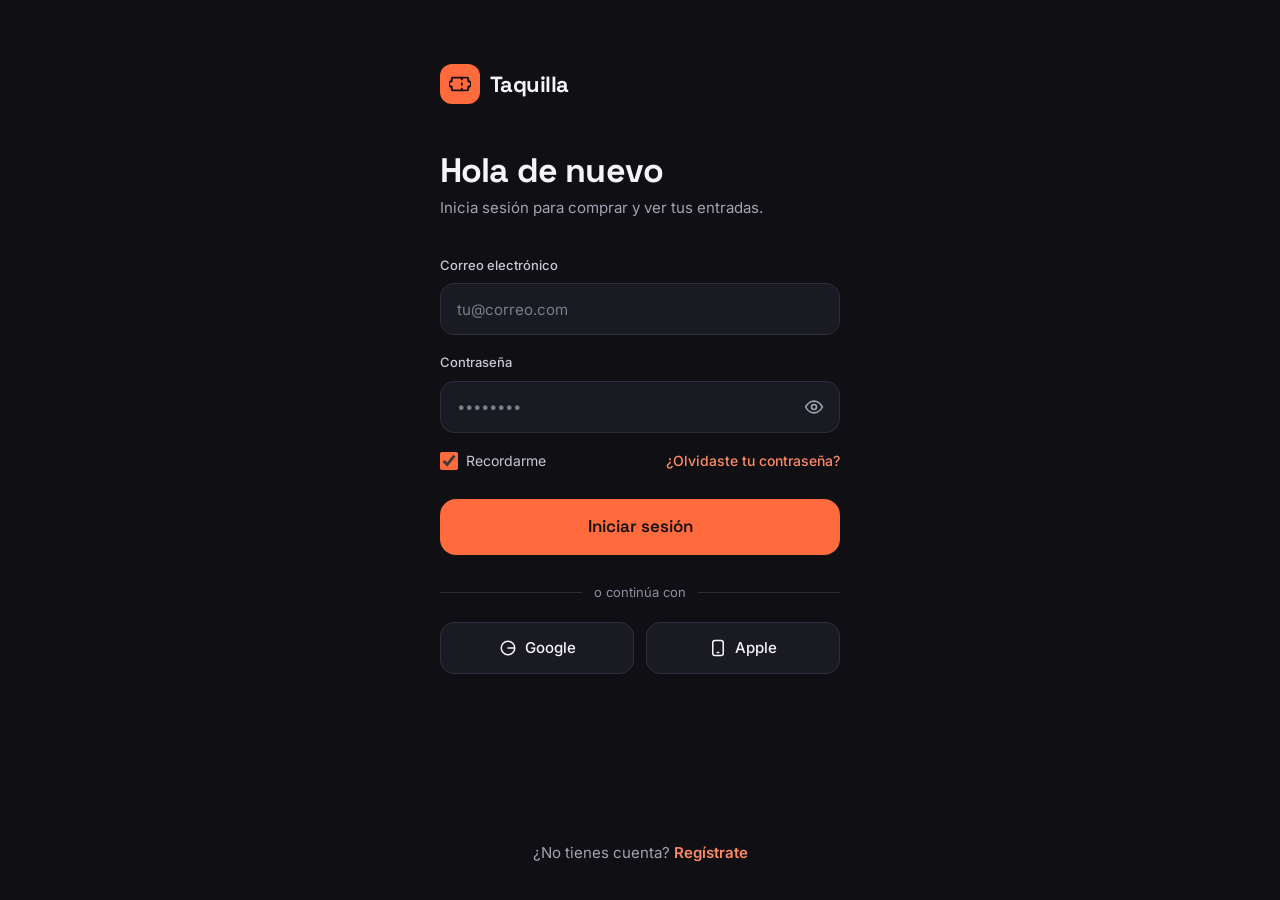
<file: index.html>
<!DOCTYPE html>
<html lang="es">
<head>
  <meta charset="UTF-8">
  <meta http-equiv="refresh" content="0; url=login.html">
  <title>Taquilla E-commerce</title>
</head>
<body>
  <p>Redirigiendo... <a href="pasarela.html">Haz clic aquí</a> si no ocurre automáticamente.</p>
</body>
</html>
</file>
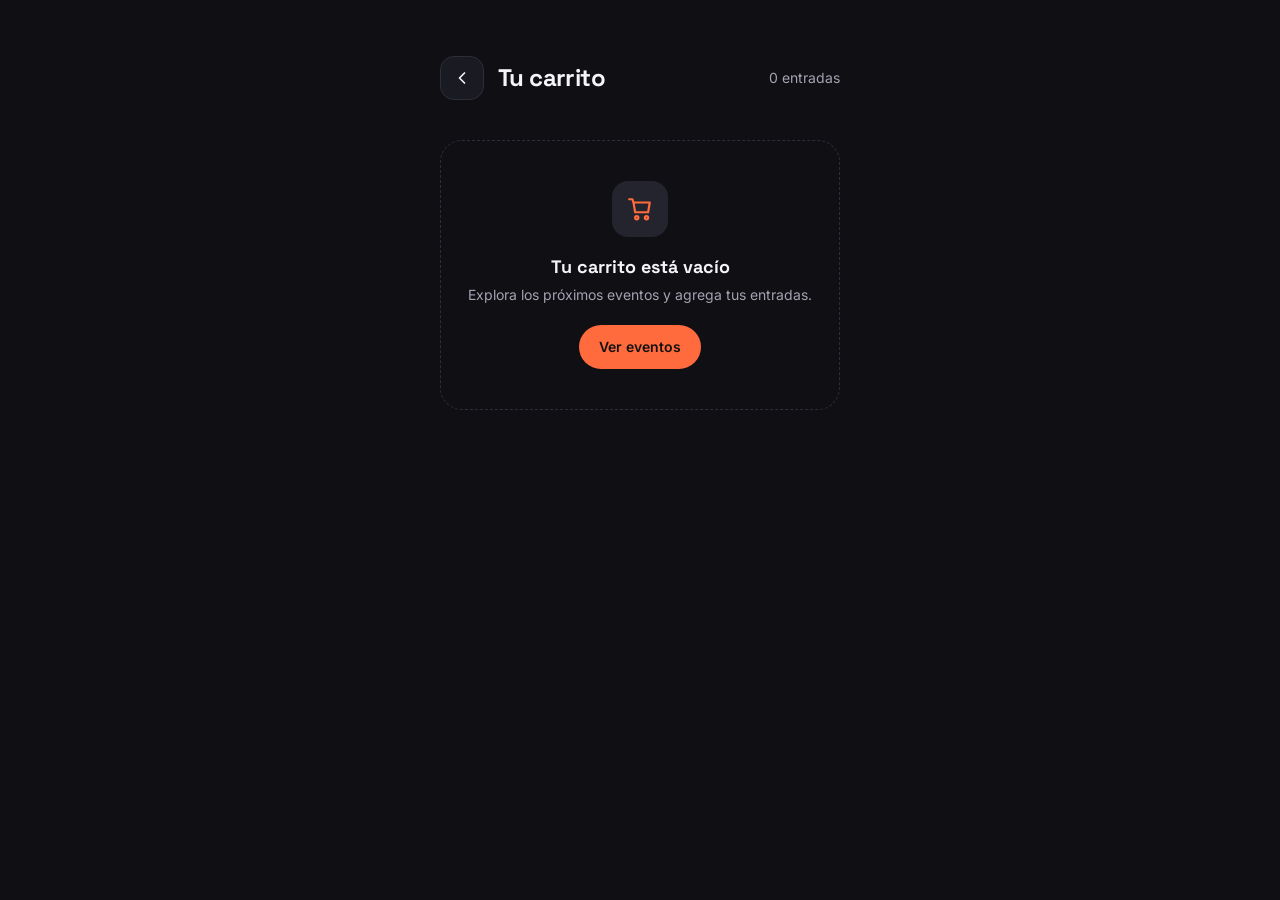
<file: carrito_compras.html>
<!doctype html>
<html lang="es">
<head>
<meta charset="utf-8">
<meta name="viewport" content="width=device-width, initial-scale=1">
<title>Carrito · Taquilla</title>
<link href="css/styles.css" rel="stylesheet">
</head>
<body data-page="carrito" class="bg-ink font-sans text-fg antialiased">
<main class="mx-auto flex min-h-screen w-full max-w-md flex-col px-6 pb-8 pt-14">
  <header class="flex items-center gap-3.5">
    <a href="listado_eventos.html" aria-label="Volver a eventos" class="flex h-11 w-11 flex-none items-center justify-center rounded-[14px] border border-line bg-surface text-fg transition hover:border-line2 hover:bg-surface2 focus-visible:outline-none focus-visible:ring-2 focus-visible:ring-brand">
      <svg aria-hidden="true" width="20" height="20" viewBox="0 0 24 24" fill="none" stroke="currentColor" stroke-width="2" stroke-linecap="round" stroke-linejoin="round"><path d="M15 18l-6-6 6-6"></path></svg>
    </a>
    <h1 class="flex-1 font-display text-2xl font-bold tracking-tight">Tu carrito</h1>
    <span id="conteo" class="text-sm text-muted">0 entradas</span>
  </header>

  <div id="reserva" class="mt-[18px] flex hidden items-center gap-2.5 rounded-[14px] border border-warn-line bg-warn-bg px-3.5 py-3 text-[13px] text-warn-fg">
    <svg aria-hidden="true" width="18" height="18" viewBox="0 0 24 24" fill="none" stroke="currentColor" stroke-width="2" stroke-linecap="round" stroke-linejoin="round"><circle cx="12" cy="13" r="8"></circle><path d="M12 9v4l2 2M9 2h6"></path></svg>
    <span>Reservamos tus entradas por <b id="reserva-tiempo" class="text-white">10:00</b> min</span>
  </div>

  <div id="lista-carrito" class="mt-4 flex flex-col gap-3"></div>

  <div id="carrito-vacio" class="mt-6 flex hidden flex-col items-center rounded-[22px] border border-dashed border-line px-6 py-10 text-center">
    <span class="flex h-14 w-14 items-center justify-center rounded-2xl bg-surface2 text-brand">
      <svg aria-hidden="true" width="26" height="26" viewBox="0 0 24 24" fill="none" stroke="currentColor" stroke-width="2" stroke-linecap="round" stroke-linejoin="round"><path d="M6 6h15l-1.5 9h-12z"></path><path d="M6 6L5 3H2"></path><circle cx="9" cy="20" r="1.5"></circle><circle cx="18" cy="20" r="1.5"></circle></svg>
    </span>
    <p class="mt-4 font-display text-lg font-bold">Tu carrito está vacío</p>
    <p class="mt-1 text-sm text-muted">Explora los próximos eventos y agrega tus entradas.</p>
    <a href="listado_eventos.html" class="mt-5 flex h-11 items-center rounded-full bg-brand px-5 text-sm font-semibold text-brand-ink transition hover:bg-brand-light">Ver eventos</a>
  </div>

  <div id="carrito-detalle" class="flex flex-1 flex-col">
    <div class="mt-4 flex gap-2">
      <label for="cupon" class="sr-only">Código de descuento</label>
      <div class="flex min-w-0 flex-1 flex-col gap-1">
        <input id="cupon" type="text" placeholder="Código de descuento" autocomplete="off" aria-describedby="cupon-error"
          class="h-[50px] w-full rounded-[14px] border border-dashed border-line2 bg-panel px-4 text-[15px] uppercase text-fg outline-none transition placeholder:normal-case placeholder:text-placeholder read-only:border-solid read-only:border-success/50 read-only:text-success focus:border-brand focus:ring-2 focus:ring-brand/25 aria-[invalid=true]:border-danger">
        <p id="cupon-error" class="hidden text-xs text-danger"></p>
      </div>
      <button type="button" id="aplicar-cupon" class="h-[50px] flex-none rounded-[14px] border border-line bg-surface px-[18px] text-[15px] font-semibold transition hover:border-line2 hover:bg-surface2">Aplicar</button>
    </div>

    <div class="mt-[18px] flex flex-col gap-2.5 rounded-[18px] bg-surface p-4 text-sm">
      <div class="flex justify-between text-soft"><span id="subtotal-label">Subtotal</span><span id="subtotal">$0</span></div>
      <div id="fila-descuento" class="flex hidden justify-between text-success"><span id="descuento-label">Descuento</span><span id="descuento">$0</span></div>
      <div class="flex justify-between text-soft"><span>Cargo por servicio</span><span id="servicio">$0</span></div>
      <div class="h-px bg-line"></div>
      <div class="flex items-baseline justify-between"><span class="text-[15px] font-semibold">Total</span><span id="total" class="font-display text-[22px] font-bold">$0</span></div>
    </div>

    <div class="mt-auto pt-6">
      <a href="pasarela.html" id="continuar" class="flex h-[58px] items-center justify-between rounded-2xl bg-brand px-[22px] font-display text-[17px] font-semibold text-brand-ink transition hover:bg-brand-light active:scale-[.99] focus-visible:outline-none focus-visible:ring-2 focus-visible:ring-brand focus-visible:ring-offset-2 focus-visible:ring-offset-ink">
        <span>Continuar al pago</span>
        <span class="flex items-center gap-1.5"><span id="continuar-total">$0</span>
          <svg aria-hidden="true" width="18" height="18" viewBox="0 0 24 24" fill="none" stroke="currentColor" stroke-width="2.4" stroke-linecap="round" stroke-linejoin="round"><path d="M5 12h14M13 6l6 6-6 6"></path></svg>
        </span>
      </a>
    </div>
  </div>
</main>
<script src="js/app.js"></script>
</body>
</html>
</file>
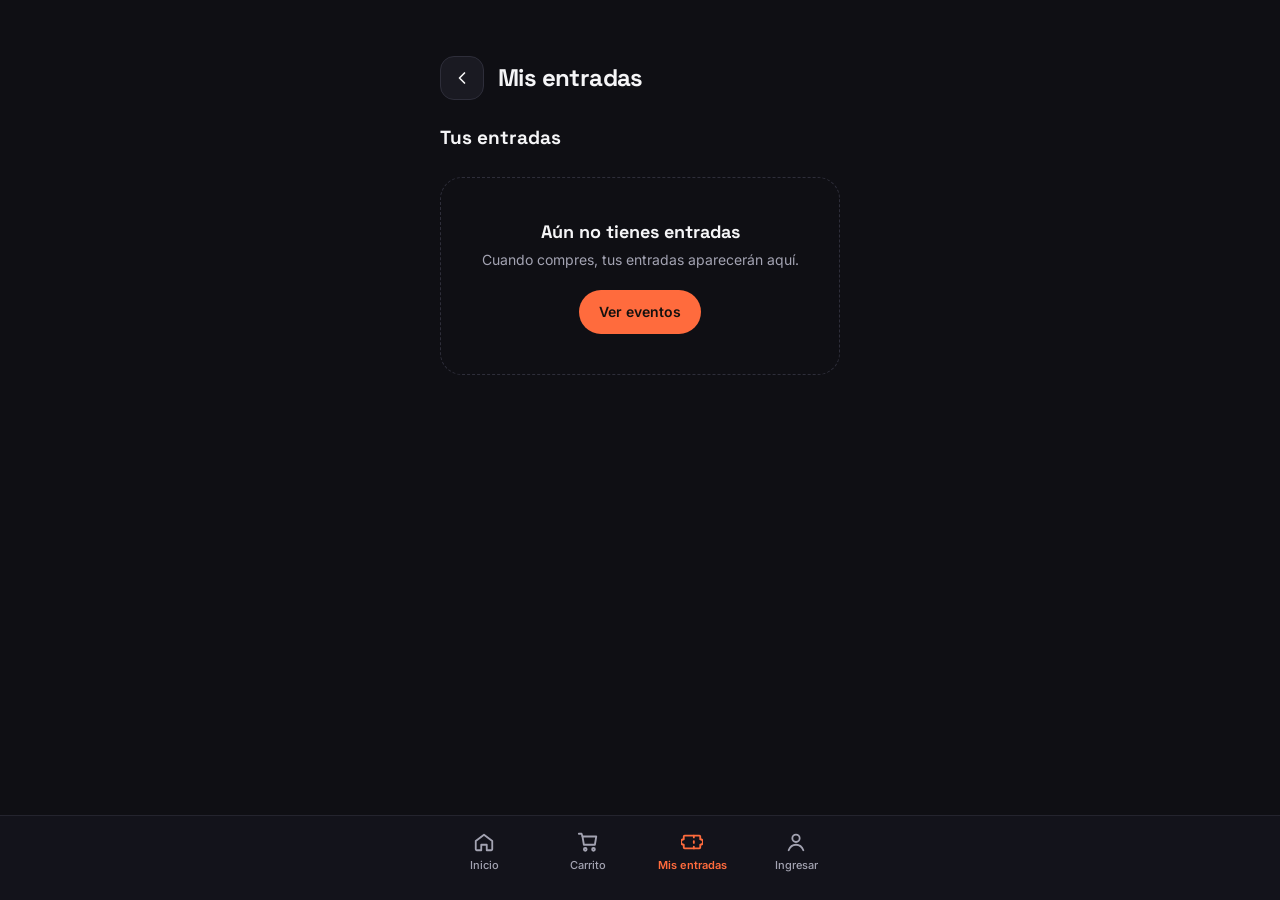
<file: confirmacion.html>
<!doctype html>
<html lang="es">
<head>
<meta charset="utf-8">
<meta name="viewport" content="width=device-width, initial-scale=1">
<title>Mis entradas · Taquilla</title>
<link href="css/styles.css" rel="stylesheet">
</head>
<body data-page="confirmacion" class="bg-ink font-sans text-fg antialiased">
<main class="mx-auto min-h-screen w-full max-w-md px-6 pb-32 pt-14">
  <header class="flex items-center gap-3.5">
    <a href="listado_eventos.html" aria-label="Volver a eventos" class="flex h-11 w-11 flex-none items-center justify-center rounded-[14px] border border-line bg-surface text-fg transition hover:border-line2 hover:bg-surface2 focus-visible:outline-none focus-visible:ring-2 focus-visible:ring-brand">
      <svg aria-hidden="true" width="20" height="20" viewBox="0 0 24 24" fill="none" stroke="currentColor" stroke-width="2" stroke-linecap="round" stroke-linejoin="round"><path d="M15 18l-6-6 6-6"></path></svg>
    </a>
    <h1 id="titulo" class="font-display text-2xl font-bold tracking-tight">Mis entradas</h1>
  </header>

  <ol id="pasos" aria-label="Pasos de compra" class="mt-[18px] grid hidden grid-cols-3 gap-1.5 text-xs">
    <li class="flex flex-col gap-1.5 text-soft"><div class="h-1 rounded-sm bg-brand"></div>1 · Carrito</li>
    <li class="flex flex-col gap-1.5 text-soft"><div class="h-1 rounded-sm bg-brand"></div>2 · Pago</li>
    <li class="flex flex-col gap-1.5 font-semibold text-fg" aria-current="step"><div class="h-1 rounded-sm bg-brand"></div>3 · Confirmación</li>
  </ol>

  <section id="exito" class="mt-5 hidden rounded-[22px] border border-success/30 bg-success-bg p-5">
    <div class="flex items-center gap-3">
      <span class="flex h-11 w-11 flex-none items-center justify-center rounded-full bg-success text-ink">
        <svg aria-hidden="true" width="22" height="22" viewBox="0 0 24 24" fill="none" stroke="currentColor" stroke-width="2.6" stroke-linecap="round" stroke-linejoin="round"><path d="M5 12l5 5L20 7"></path></svg>
      </span>
      <div>
        <p class="font-display text-lg font-bold">¡Pago aprobado!</p>
        <p class="text-sm text-success-fg">Enviamos tus entradas a <span id="correo-orden">tu correo</span>.</p>
      </div>
    </div>
    <dl class="mt-4 grid grid-cols-2 gap-3 text-sm">
      <div class="rounded-xl bg-ink/40 p-3"><dt class="text-xs text-muted">Código de compra</dt><dd id="codigo-orden" class="mt-0.5 font-mono font-semibold">—</dd></div>
      <div class="rounded-xl bg-ink/40 p-3"><dt class="text-xs text-muted">Total pagado</dt><dd id="total-orden" class="mt-0.5 font-display font-bold">$0</dd></div>
      <div class="col-span-2 rounded-xl bg-ink/40 p-3"><dt class="text-xs text-muted">Método de pago</dt><dd id="metodo-orden" class="mt-0.5 font-medium">—</dd></div>
    </dl>
    <div class="mt-4 grid grid-cols-2 gap-2">
      <a href="listado_eventos.html" class="flex h-11 items-center justify-center rounded-xl bg-brand text-sm font-semibold text-brand-ink transition hover:bg-brand-light">Seguir explorando</a>
      <a href="confirmacion.html" class="flex h-11 items-center justify-center rounded-xl border border-line bg-surface text-sm font-semibold transition hover:bg-surface2">Todas mis entradas</a>
    </div>
  </section>

  <h2 id="titulo-lista" class="mt-6 font-display text-[19px] font-bold">Tus entradas</h2>
  <div id="lista-entradas" class="mt-3 flex flex-col gap-3"></div>

  <div id="sin-entradas" class="mt-3 hidden rounded-[22px] border border-dashed border-line px-6 py-10 text-center">
    <p class="font-display text-lg font-bold">Aún no tienes entradas</p>
    <p class="mt-1 text-sm text-muted">Cuando compres, tus entradas aparecerán aquí.</p>
    <a href="listado_eventos.html" class="mt-5 inline-flex h-11 items-center rounded-full bg-brand px-5 text-sm font-semibold text-brand-ink transition hover:bg-brand-light">Ver eventos</a>
  </div>
</main>

<nav aria-label="Navegación principal" class="fixed inset-x-0 bottom-0 z-40 border-t border-surface2 bg-panel/95 backdrop-blur">
  <div class="mx-auto grid h-[84px] max-w-md grid-cols-4 px-4 pb-[22px] pt-2.5">
    <a href="listado_eventos.html" class="flex flex-col items-center justify-center gap-1 text-[11px] font-medium text-muted transition hover:text-fg">
      <svg aria-hidden="true" width="22" height="22" viewBox="0 0 24 24" fill="none" stroke="currentColor" stroke-width="2" stroke-linecap="round" stroke-linejoin="round"><path d="M3 11l9-7 9 7v9a1 1 0 0 1-1 1h-5v-6H9v6H4a1 1 0 0 1-1-1z"></path></svg>
      Inicio
    </a>
    <a href="carrito_compras.html" data-cart-link class="relative flex flex-col items-center justify-center gap-1 text-[11px] font-medium text-muted transition hover:text-fg">
      <span class="relative">
        <svg aria-hidden="true" width="22" height="22" viewBox="0 0 24 24" fill="none" stroke="currentColor" stroke-width="2" stroke-linecap="round" stroke-linejoin="round"><path d="M6 6h15l-1.5 9h-12z"></path><path d="M6 6L5 3H2"></path><circle cx="9" cy="20" r="1.5"></circle><circle cx="18" cy="20" r="1.5"></circle></svg>
        <span data-cart-count class="absolute -right-2.5 -top-1.5 flex h-4 min-w-4 items-center justify-center rounded-full bg-brand px-1 text-[10px] font-bold text-brand-ink hidden">0</span>
      </span>
      Carrito
    </a>
    <a href="confirmacion.html" aria-current="page" class="flex flex-col items-center justify-center gap-1 text-[11px] font-semibold text-brand">
      <svg aria-hidden="true" width="22" height="22" viewBox="0 0 24 24" fill="none" stroke="currentColor" stroke-width="2" stroke-linecap="round" stroke-linejoin="round"><path d="M3 9a3 3 0 0 0 0 6v3a1 1 0 0 0 1 1h16a1 1 0 0 0 1-1v-3a3 3 0 0 0 0-6V6a1 1 0 0 0-1-1H4a1 1 0 0 0-1 1z"></path><path d="M14 5v2M14 11v2M14 17v2"></path></svg>
      Mis entradas
    </a>
    <a href="login.html" data-perfil class="flex flex-col items-center justify-center gap-1 text-[11px] font-medium text-muted transition hover:text-fg">
      <svg aria-hidden="true" width="22" height="22" viewBox="0 0 24 24" fill="none" stroke="currentColor" stroke-width="2" stroke-linecap="round" stroke-linejoin="round"><circle cx="12" cy="8" r="4"></circle><path d="M4 21c1.5-4 4.5-6 8-6s6.5 2 8 6"></path></svg>
      <span data-perfil-texto>Perfil</span>
    </a>
  </div>
</nav>
<script src="js/app.js"></script>
</body>
</html>
</file>
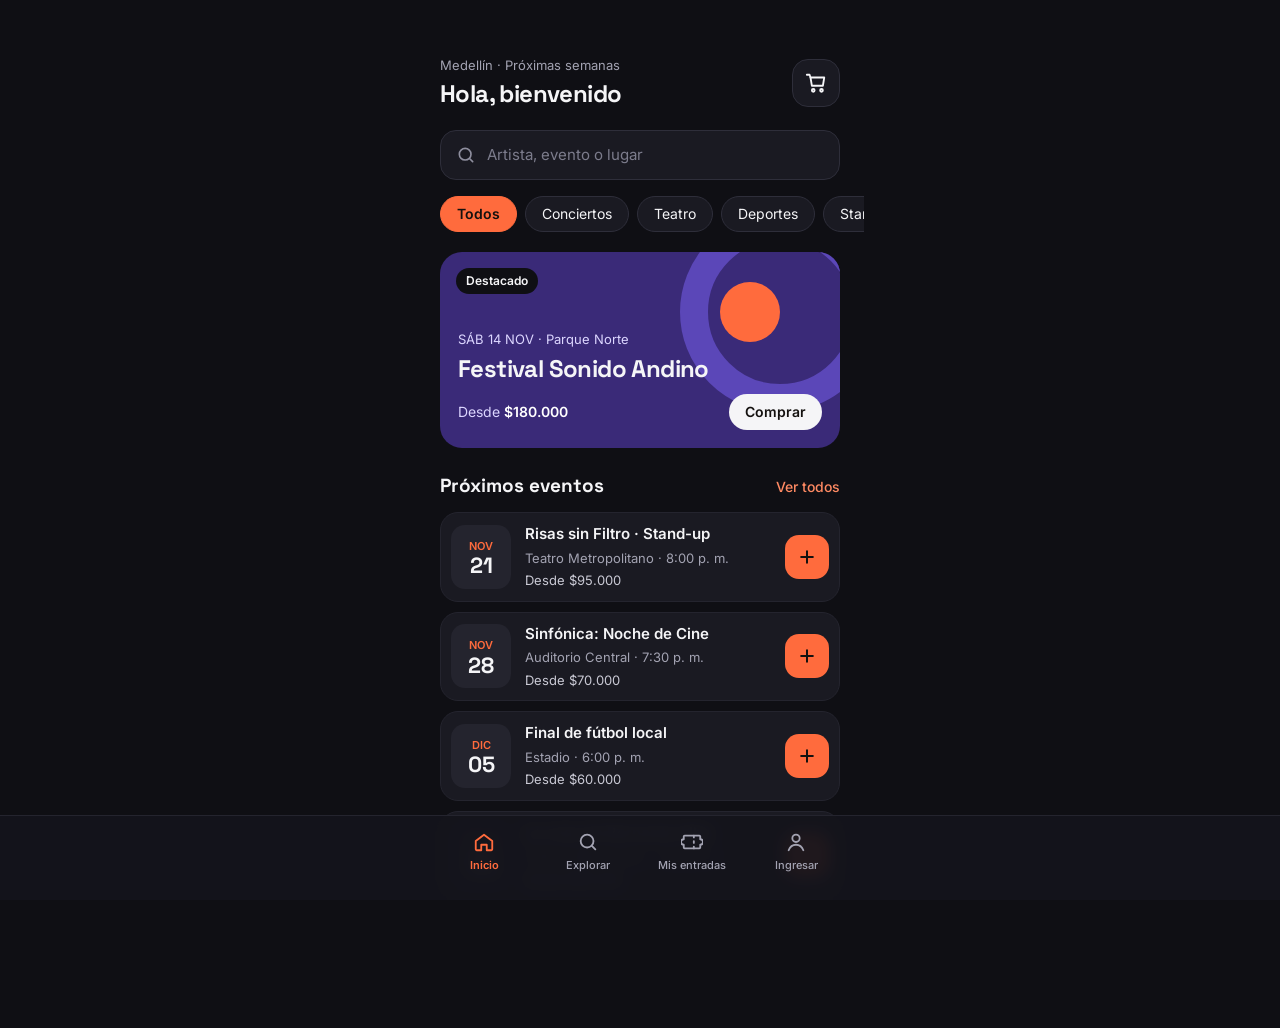
<file: listado_eventos.html>
<!doctype html>
<html lang="es">
<head>
<meta charset="utf-8">
<meta name="viewport" content="width=device-width, initial-scale=1">
<title>Eventos · Taquilla</title>
<link href="css/styles.css" rel="stylesheet">
</head>
<body data-page="eventos" class="bg-ink font-sans text-fg antialiased">
<main class="mx-auto min-h-screen w-full max-w-md px-6 pb-32 pt-14">
  <header class="flex items-center justify-between">
    <div class="flex flex-col gap-0.5">
      <span class="text-[13px] text-muted">Medellín · Próximas semanas</span>
      <h1 id="saludo" class="font-display text-2xl font-bold tracking-tight">Hola</h1>
    </div>
    <a href="carrito_compras.html" data-cart-link aria-label="Carrito" class="relative flex h-12 w-12 items-center justify-center rounded-2xl border border-line bg-surface text-fg transition hover:border-line2 hover:bg-surface2 focus-visible:outline-none focus-visible:ring-2 focus-visible:ring-brand">
      <svg aria-hidden="true" width="22" height="22" viewBox="0 0 24 24" fill="none" stroke="currentColor" stroke-width="2" stroke-linecap="round" stroke-linejoin="round"><path d="M6 6h15l-1.5 9h-12z"></path><path d="M6 6L5 3H2"></path><circle cx="9" cy="20" r="1.5"></circle><circle cx="18" cy="20" r="1.5"></circle></svg>
      <span data-cart-count class="absolute -right-1 -top-1 flex h-5 min-w-5 items-center justify-center rounded-full bg-brand px-[5px] text-[11px] font-bold text-brand-ink hidden">0</span>
    </a>
  </header>

  <div class="relative mt-5">
    <label for="buscar" class="absolute left-4 top-[15px] flex text-dim">
      <svg role="img" aria-label="Buscar" width="20" height="20" viewBox="0 0 24 24" fill="none" stroke="currentColor" stroke-width="2" stroke-linecap="round" stroke-linejoin="round"><circle cx="11" cy="11" r="7"></circle><path d="M20 20l-3.5-3.5"></path></svg>
    </label>
    <input id="buscar" type="search" placeholder="Artista, evento o lugar" autocomplete="off"
      class="h-[50px] w-full rounded-2xl border border-line bg-surface pl-[46px] pr-4 text-[15px] text-fg outline-none transition placeholder:text-placeholder focus:border-brand focus:ring-2 focus:ring-brand/25">
  </div>

  <div class="-mx-6 mt-4 flex gap-2 overflow-x-auto px-6 [scrollbar-width:none] [&::-webkit-scrollbar]:hidden" role="group" aria-label="Categorías">
    <button type="button" data-categoria="Todos" class="h-9 flex-none rounded-full border border-brand bg-brand px-4 text-sm font-semibold text-brand-ink">Todos</button>
    <button type="button" data-categoria="Conciertos" class="h-9 flex-none rounded-full border border-line bg-surface px-4 text-sm">Conciertos</button>
    <button type="button" data-categoria="Teatro" class="h-9 flex-none rounded-full border border-line bg-surface px-4 text-sm">Teatro</button>
    <button type="button" data-categoria="Deportes" class="h-9 flex-none rounded-full border border-line bg-surface px-4 text-sm">Deportes</button>
    <button type="button" data-categoria="Stand-up" class="h-9 flex-none rounded-full border border-line bg-surface px-4 text-sm">Stand-up</button>
  </div>

  <section id="destacado" aria-label="Evento destacado"></section>

  <div class="mt-6 flex items-baseline justify-between">
    <h2 class="font-display text-[19px] font-bold">Próximos eventos</h2>
    <button type="button" id="ver-todos" class="text-sm font-medium text-brand-light transition hover:text-brand-lighter">Ver todos</button>
  </div>

  <div id="lista-eventos" class="mt-3 flex flex-col gap-2.5"></div>

  <div id="sin-resultados" class="mt-3 hidden rounded-[18px] border border-dashed border-line px-5 py-8 text-center">
    <p class="font-medium">No encontramos eventos</p>
    <p class="mt-1 text-sm text-muted">Prueba con otra búsqueda o categoría.</p>
    <button type="button" id="limpiar-filtros" class="mt-4 h-10 rounded-full border border-line bg-surface px-4 text-sm font-semibold transition hover:bg-surface2">Limpiar filtros</button>
  </div>
</main>

<nav aria-label="Navegación principal" class="fixed inset-x-0 bottom-0 z-40 border-t border-surface2 bg-panel/95 backdrop-blur">
  <div class="mx-auto grid h-[84px] max-w-md grid-cols-4 px-4 pb-[22px] pt-2.5">
    <a href="listado_eventos.html" aria-current="page" class="flex flex-col items-center justify-center gap-1 text-[11px] font-semibold text-brand">
      <svg aria-hidden="true" width="22" height="22" viewBox="0 0 24 24" fill="none" stroke="currentColor" stroke-width="2" stroke-linecap="round" stroke-linejoin="round"><path d="M3 11l9-7 9 7v9a1 1 0 0 1-1 1h-5v-6H9v6H4a1 1 0 0 1-1-1z"></path></svg>
      Inicio
    </a>
    <a href="#buscar" id="nav-explorar" class="flex flex-col items-center justify-center gap-1 text-[11px] font-medium text-muted transition hover:text-fg">
      <svg aria-hidden="true" width="22" height="22" viewBox="0 0 24 24" fill="none" stroke="currentColor" stroke-width="2" stroke-linecap="round" stroke-linejoin="round"><circle cx="11" cy="11" r="7"></circle><path d="M20 20l-3.5-3.5"></path></svg>
      Explorar
    </a>
    <a href="confirmacion.html" class="flex flex-col items-center justify-center gap-1 text-[11px] font-medium text-muted transition hover:text-fg">
      <svg aria-hidden="true" width="22" height="22" viewBox="0 0 24 24" fill="none" stroke="currentColor" stroke-width="2" stroke-linecap="round" stroke-linejoin="round"><path d="M3 9a3 3 0 0 0 0 6v3a1 1 0 0 0 1 1h16a1 1 0 0 0 1-1v-3a3 3 0 0 0 0-6V6a1 1 0 0 0-1-1H4a1 1 0 0 0-1 1z"></path><path d="M14 5v2M14 11v2M14 17v2"></path></svg>
      Mis entradas
    </a>
    <a href="login.html" data-perfil class="flex flex-col items-center justify-center gap-1 text-[11px] font-medium text-muted transition hover:text-fg">
      <svg aria-hidden="true" width="22" height="22" viewBox="0 0 24 24" fill="none" stroke="currentColor" stroke-width="2" stroke-linecap="round" stroke-linejoin="round"><circle cx="12" cy="8" r="4"></circle><path d="M4 21c1.5-4 4.5-6 8-6s6.5 2 8 6"></path></svg>
      <span data-perfil-texto>Perfil</span>
    </a>
  </div>
</nav>
<script src="js/app.js"></script>
</body>
</html>
</file>
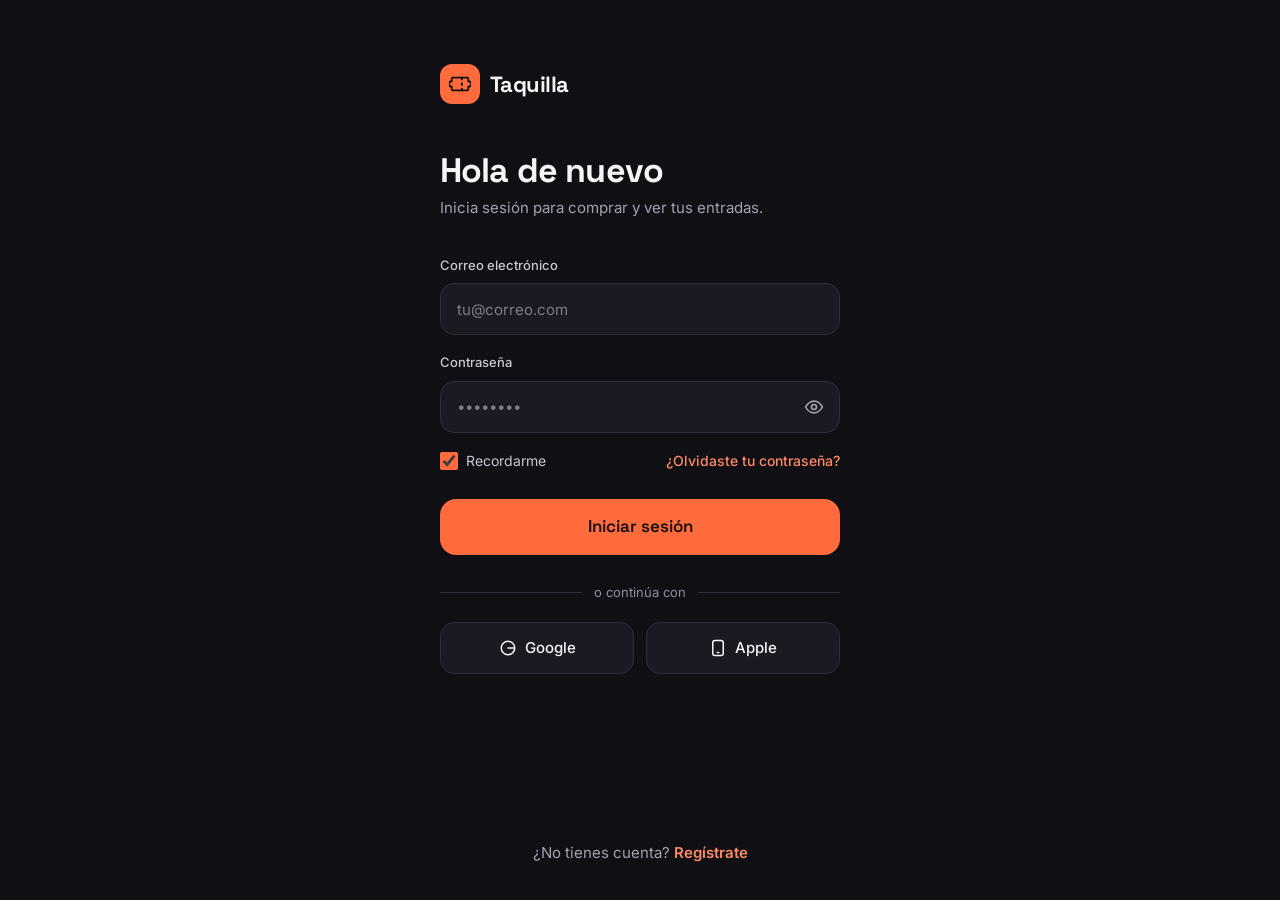
<file: login.html>
<!doctype html>
<html lang="es">
<head>
<meta charset="utf-8">
<meta name="viewport" content="width=device-width, initial-scale=1">
<title>Iniciar sesión · Taquilla</title>
<link href="css/styles.css" rel="stylesheet">
</head>
<body data-page="login" class="bg-ink font-sans text-fg antialiased">
<main class="mx-auto flex min-h-screen w-full max-w-md flex-col px-6 pb-9 pt-16">
  <a href="listado_eventos.html" class="flex items-center gap-2.5 self-start rounded-xl focus-visible:outline-none focus-visible:ring-2 focus-visible:ring-brand">
    <span class="flex h-10 w-10 items-center justify-center rounded-xl bg-brand text-brand-ink">
      <svg aria-hidden="true" width="22" height="22" viewBox="0 0 24 24" fill="none" stroke="currentColor" stroke-width="2" stroke-linecap="round" stroke-linejoin="round"><path d="M3 9a3 3 0 0 0 0 6v3a1 1 0 0 0 1 1h16a1 1 0 0 0 1-1v-3a3 3 0 0 0 0-6V6a1 1 0 0 0-1-1H4a1 1 0 0 0-1 1z"></path><path d="M14 5v2M14 11v2M14 17v2"></path></svg>
    </span>
    <span class="font-display text-[22px] font-bold tracking-tight">Taquilla</span>
  </a>

  <div class="mt-12 flex flex-col gap-2">
    <h1 class="font-display text-[34px] font-bold leading-[1.1] tracking-tight">Hola de nuevo</h1>
    <p class="text-[15px] text-muted">Inicia sesión para comprar y ver tus entradas.</p>
  </div>

  <form id="form-login" novalidate class="mt-9 flex flex-col gap-[18px]">
    <div id="login-alerta" class="hidden" role="alert"></div>

    <div class="flex flex-col gap-2">
      <label for="email" class="text-[13px] font-medium text-soft">Correo electrónico</label>
      <input id="email" type="email" autocomplete="email" placeholder="tu@correo.com" aria-describedby="email-error"
        class="h-[52px] w-full rounded-[14px] border border-line bg-surface px-4 text-[15px] text-fg outline-none transition placeholder:text-placeholder focus:border-brand focus:ring-2 focus:ring-brand/25 aria-[invalid=true]:border-danger aria-[invalid=true]:ring-danger/20">
      <p id="email-error" class="hidden text-xs text-danger"></p>
    </div>

    <div class="flex flex-col gap-2">
      <label for="password" class="text-[13px] font-medium text-soft">Contraseña</label>
      <div class="relative">
        <input id="password" type="password" autocomplete="current-password" placeholder="••••••••" aria-describedby="password-error"
          class="h-[52px] w-full rounded-[14px] border border-line bg-surface pl-4 pr-[52px] text-[15px] text-fg outline-none transition placeholder:text-placeholder focus:border-brand focus:ring-2 focus:ring-brand/25 aria-[invalid=true]:border-danger aria-[invalid=true]:ring-danger/20">
        <button type="button" data-toggle-password="password" aria-label="Mostrar contraseña" aria-pressed="false"
          class="absolute right-1 top-1 flex h-11 w-11 items-center justify-center rounded-xl text-muted transition hover:text-fg focus-visible:outline-none focus-visible:ring-2 focus-visible:ring-brand">
          <svg data-icono="ojo" aria-hidden="true" width="20" height="20" viewBox="0 0 24 24" fill="none" stroke="currentColor" stroke-width="2" stroke-linecap="round" stroke-linejoin="round"><path d="M2 12s3.5-7 10-7 10 7 10 7-3.5 7-10 7S2 12 2 12z"></path><circle cx="12" cy="12" r="3"></circle></svg>
          <svg data-icono="ojo-off" class="hidden" aria-hidden="true" width="20" height="20" viewBox="0 0 24 24" fill="none" stroke="currentColor" stroke-width="2" stroke-linecap="round" stroke-linejoin="round"><path d="M3 3l18 18"></path><path d="M10.6 5.1A10.9 10.9 0 0 1 12 5c6.5 0 10 7 10 7a17.6 17.6 0 0 1-3.2 4.1M6.6 6.6C3.9 8.3 2 12 2 12s3.5 7 10 7a9.7 9.7 0 0 0 5.4-1.6"></path><path d="M9.9 9.9a3 3 0 0 0 4.2 4.2"></path></svg>
        </button>
      </div>
      <p id="password-error" class="hidden text-xs text-danger"></p>
    </div>

    <div class="flex items-center justify-between">
      <label class="flex cursor-pointer items-center gap-2 text-sm text-soft">
        <input id="recordar" type="checkbox" checked class="h-[18px] w-[18px] accent-brand">
        Recordarme
      </label>
      <button type="button" id="olvide" class="text-sm font-medium text-brand-light transition hover:text-brand-lighter">¿Olvidaste tu contraseña?</button>
    </div>

    <button type="submit" class="mt-2.5 flex h-14 w-full items-center justify-center rounded-2xl bg-brand font-display text-[17px] font-semibold text-brand-ink transition hover:bg-brand-light active:scale-[.99] focus-visible:outline-none focus-visible:ring-2 focus-visible:ring-brand focus-visible:ring-offset-2 focus-visible:ring-offset-ink">Iniciar sesión</button>
  </form>

  <div class="mt-7 flex items-center gap-3 text-[13px] text-dim">
    <div class="h-px flex-1 bg-line"></div>
    <span>o continúa con</span>
    <div class="h-px flex-1 bg-line"></div>
  </div>

  <div class="mt-5 grid grid-cols-2 gap-3">
    <button type="button" data-social="Google" class="flex h-[52px] items-center justify-center gap-2 rounded-[14px] border border-line bg-surface text-[15px] font-medium transition hover:border-line2 hover:bg-surface2 focus-visible:outline-none focus-visible:ring-2 focus-visible:ring-brand">
      <svg aria-hidden="true" width="18" height="18" viewBox="0 0 24 24" fill="none" stroke="currentColor" stroke-width="2" stroke-linecap="round" stroke-linejoin="round"><circle cx="12" cy="12" r="9"></circle><path d="M12 12h8"></path></svg>
      Google
    </button>
    <button type="button" data-social="Apple" class="flex h-[52px] items-center justify-center gap-2 rounded-[14px] border border-line bg-surface text-[15px] font-medium transition hover:border-line2 hover:bg-surface2 focus-visible:outline-none focus-visible:ring-2 focus-visible:ring-brand">
      <svg aria-hidden="true" width="18" height="18" viewBox="0 0 24 24" fill="none" stroke="currentColor" stroke-width="2" stroke-linecap="round" stroke-linejoin="round"><rect x="5" y="2" width="14" height="20" rx="3"></rect><path d="M11 18h2"></path></svg>
      Apple
    </button>
  </div>

  <p class="mt-auto pt-10 text-center text-[15px] text-muted">¿No tienes cuenta? <a href="registro.html" data-conservar-volver class="font-semibold text-brand-light transition hover:text-brand-lighter">Regístrate</a></p>
</main>
<script src="js/app.js"></script>
</body>
</html>
</file>
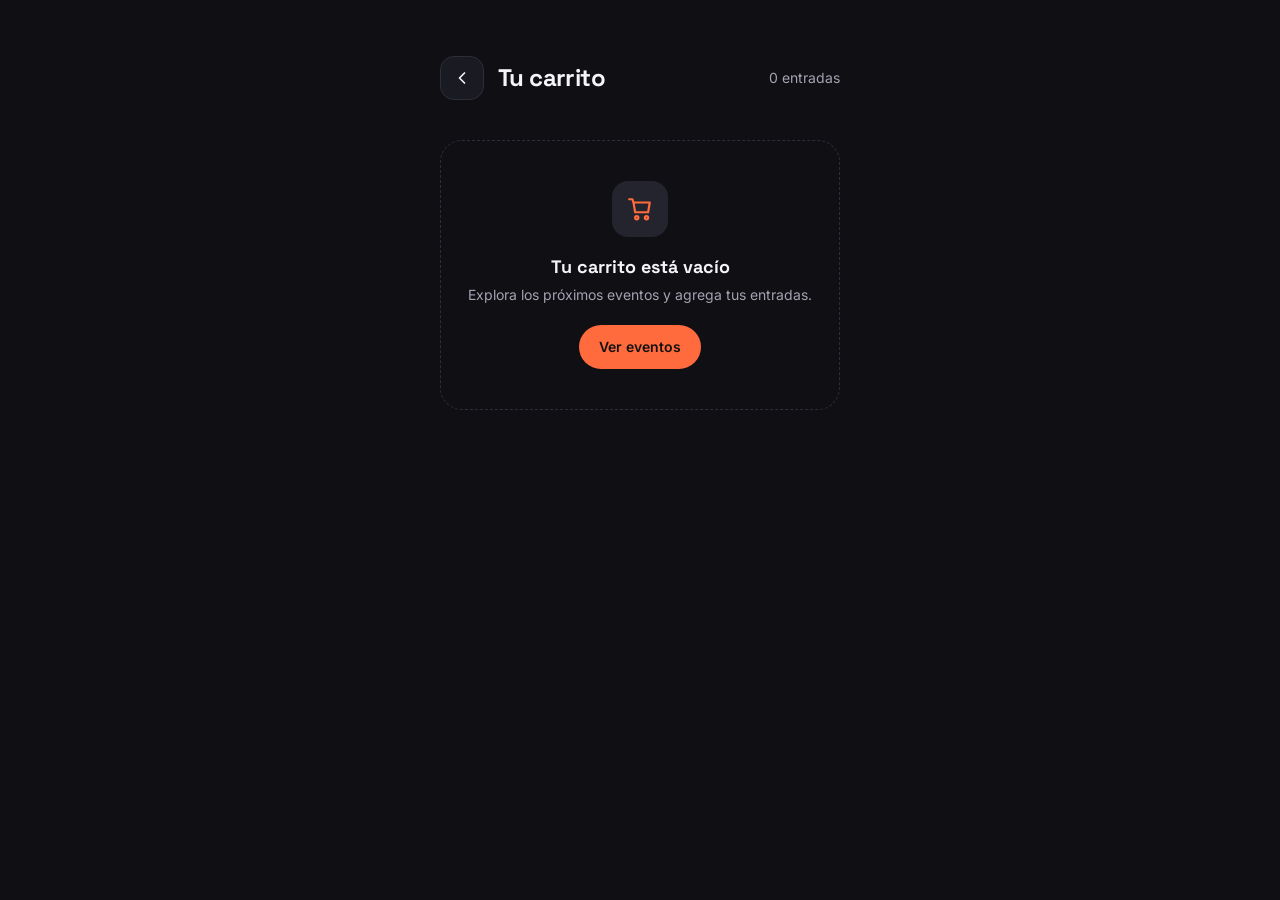
<file: pasarela.html>
<!doctype html>
<html lang="es">
<head>
<meta charset="utf-8">
<meta name="viewport" content="width=device-width, initial-scale=1">
<title>Pago · Taquilla</title>
<link href="css/styles.css" rel="stylesheet">
</head>
<body data-page="pago" class="bg-ink font-sans text-fg antialiased">
<main class="mx-auto flex min-h-screen w-full max-w-md flex-col px-6 pb-8 pt-14">
  <header class="flex items-center gap-3.5">
    <a href="carrito_compras.html" aria-label="Volver al carrito" class="flex h-11 w-11 flex-none items-center justify-center rounded-[14px] border border-line bg-surface text-fg transition hover:border-line2 hover:bg-surface2 focus-visible:outline-none focus-visible:ring-2 focus-visible:ring-brand">
      <svg aria-hidden="true" width="20" height="20" viewBox="0 0 24 24" fill="none" stroke="currentColor" stroke-width="2" stroke-linecap="round" stroke-linejoin="round"><path d="M15 18l-6-6 6-6"></path></svg>
    </a>
    <h1 class="font-display text-2xl font-bold tracking-tight">Pago</h1>
  </header>

  <ol aria-label="Pasos de compra" class="mt-[18px] grid grid-cols-3 gap-1.5 text-xs">
    <li class="flex flex-col gap-1.5 text-soft"><div class="h-1 rounded-sm bg-brand"></div><a href="carrito_compras.html" class="hover:text-fg">1 · Carrito</a></li>
    <li class="flex flex-col gap-1.5 font-semibold text-fg" aria-current="step"><div class="h-1 rounded-sm bg-brand"></div>2 · Pago</li>
    <li class="flex flex-col gap-1.5 text-dim"><div class="h-1 rounded-sm bg-line"></div>3 · Confirmación</li>
  </ol>

  <div class="mt-[18px] flex items-center justify-between rounded-2xl border border-surface2 bg-surface px-4 py-3.5">
    <div class="flex flex-col gap-0.5">
      <span id="resumen-detalle" class="text-[13px] text-muted">—</span>
      <span id="resumen-total" class="font-display text-xl font-bold">$0</span>
    </div>
    <a href="carrito_compras.html" class="text-sm font-medium text-brand-light transition hover:text-brand-lighter">Ver detalle</a>
  </div>

  <form id="form-pago" novalidate class="flex flex-1 flex-col">
    <h2 class="mt-5 text-sm font-semibold text-soft">Método de pago</h2>
    <div class="mt-2.5 grid grid-cols-3 gap-2">
      <button type="button" data-metodo="tarjeta" aria-pressed="true" class="flex h-16 flex-col items-center justify-center gap-0.5 rounded-[14px] border-2 border-brand bg-surface2"><span class="text-sm font-semibold">Tarjeta</span><span class="text-[11px] opacity-80">Crédito / débito</span></button>
      <button type="button" data-metodo="pse" aria-pressed="false" class="flex h-16 flex-col items-center justify-center gap-0.5 rounded-[14px] border border-line bg-surface text-soft"><span class="text-sm font-semibold">PSE</span><span class="text-[11px] opacity-80">Débito bancario</span></button>
      <button type="button" data-metodo="billetera" aria-pressed="false" class="flex h-16 flex-col items-center justify-center gap-0.5 rounded-[14px] border border-line bg-surface text-soft"><span class="text-sm font-semibold">Billetera</span><span class="text-[11px] opacity-80">Pago con celular</span></button>
    </div>

    <!-- Tarjeta -->
    <div data-panel="tarjeta" class="mt-[18px] flex flex-col gap-3.5">
      <div class="flex flex-col gap-1.5">
        <label for="num" class="text-[13px] font-medium text-soft">Número de tarjeta</label>
        <input id="num" type="text" inputmode="numeric" autocomplete="cc-number" placeholder="0000 0000 0000 0000" aria-describedby="num-error"
          class="h-[50px] w-full rounded-[14px] border border-line bg-surface px-4 text-[15px] tracking-wider text-fg outline-none transition placeholder:text-placeholder focus:border-brand focus:ring-2 focus:ring-brand/25 aria-[invalid=true]:border-danger aria-[invalid=true]:ring-danger/20">
        <p id="tarjeta-guardada" class="hidden text-xs text-muted"></p>
        <p id="num-error" class="hidden text-xs text-danger"></p>
      </div>
      <div class="flex flex-col gap-1.5">
        <label for="titular" class="text-[13px] font-medium text-soft">Nombre en la tarjeta</label>
        <input id="titular" type="text" autocomplete="cc-name" placeholder="Como aparece en la tarjeta" aria-describedby="titular-error"
          class="h-[50px] w-full rounded-[14px] border border-line bg-surface px-4 text-[15px] text-fg outline-none transition placeholder:text-placeholder focus:border-brand focus:ring-2 focus:ring-brand/25 aria-[invalid=true]:border-danger aria-[invalid=true]:ring-danger/20">
        <p id="titular-error" class="hidden text-xs text-danger"></p>
      </div>
      <div class="grid grid-cols-3 gap-2.5">
        <div class="flex flex-col gap-1.5">
          <label for="venc" class="text-[13px] font-medium text-soft">Vence</label>
          <input id="venc" type="text" inputmode="numeric" autocomplete="cc-exp" placeholder="MM/AA" aria-describedby="venc-error"
            class="h-[50px] w-full rounded-[14px] border border-line bg-surface px-3.5 text-[15px] text-fg outline-none transition placeholder:text-placeholder focus:border-brand focus:ring-2 focus:ring-brand/25 aria-[invalid=true]:border-danger aria-[invalid=true]:ring-danger/20">
          <p id="venc-error" class="hidden text-xs text-danger"></p>
        </div>
        <div class="flex flex-col gap-1.5">
          <label for="cvv" class="text-[13px] font-medium text-soft">CVV</label>
          <input id="cvv" type="password" inputmode="numeric" autocomplete="cc-csc" placeholder="•••" aria-describedby="cvv-error"
            class="h-[50px] w-full rounded-[14px] border border-line bg-surface px-3.5 text-[15px] text-fg outline-none transition placeholder:text-placeholder focus:border-brand focus:ring-2 focus:ring-brand/25 aria-[invalid=true]:border-danger aria-[invalid=true]:ring-danger/20">
          <p id="cvv-error" class="hidden text-xs text-danger"></p>
        </div>
        <div class="flex flex-col gap-1.5">
          <label for="cuotas" class="text-[13px] font-medium text-soft">Cuotas</label>
          <select id="cuotas" class="h-[50px] w-full rounded-[14px] border border-line bg-surface px-2.5 text-[15px] text-fg outline-none transition focus:border-brand focus:ring-2 focus:ring-brand/25">
            <option>1</option><option>3</option><option>6</option><option>12</option>
          </select>
        </div>
      </div>
      <label class="flex cursor-pointer items-center gap-2.5 text-sm text-soft">
        <input id="guardar-tarjeta" type="checkbox" checked class="h-[18px] w-[18px] accent-brand">
        Guardar tarjeta para próximas compras
      </label>
    </div>

    <!-- PSE -->
    <div data-panel="pse" class="mt-[18px] flex hidden flex-col gap-3.5">
      <div class="flex flex-col gap-1.5">
        <label for="banco" class="text-[13px] font-medium text-soft">Banco</label>
        <select id="banco" aria-describedby="banco-error" class="h-[50px] w-full rounded-[14px] border border-line bg-surface px-3.5 text-[15px] text-fg outline-none transition focus:border-brand focus:ring-2 focus:ring-brand/25 aria-[invalid=true]:border-danger">
          <option value="">Selecciona tu banco</option>
          <option>Bancolombia</option><option>Davivienda</option><option>Banco de Bogotá</option><option>BBVA</option><option>Banco de Occidente</option>
        </select>
        <p id="banco-error" class="hidden text-xs text-danger"></p>
      </div>
      <div class="flex flex-col gap-1.5">
        <label for="pse-correo" class="text-[13px] font-medium text-soft">Correo registrado en PSE</label>
        <input id="pse-correo" type="email" autocomplete="email" placeholder="tu@correo.com" aria-describedby="pse-correo-error"
          class="h-[50px] w-full rounded-[14px] border border-line bg-surface px-4 text-[15px] text-fg outline-none transition placeholder:text-placeholder focus:border-brand focus:ring-2 focus:ring-brand/25 aria-[invalid=true]:border-danger aria-[invalid=true]:ring-danger/20">
        <p id="pse-correo-error" class="hidden text-xs text-danger"></p>
      </div>
      <p class="text-xs leading-relaxed text-muted">Al pagar te redirigiremos a la página de tu banco para autorizar el débito.</p>
    </div>

    <!-- Billetera -->
    <div data-panel="billetera" class="mt-[18px] flex hidden flex-col gap-3.5">
      <div class="flex flex-col gap-1.5">
        <label for="billetera-app" class="text-[13px] font-medium text-soft">Billetera</label>
        <select id="billetera-app" aria-describedby="billetera-app-error" class="h-[50px] w-full rounded-[14px] border border-line bg-surface px-3.5 text-[15px] text-fg outline-none transition focus:border-brand focus:ring-2 focus:ring-brand/25 aria-[invalid=true]:border-danger">
          <option value="">Selecciona una billetera</option>
          <option>Nequi</option><option>Daviplata</option>
        </select>
        <p id="billetera-app-error" class="hidden text-xs text-danger"></p>
      </div>
      <div class="flex flex-col gap-1.5">
        <label for="billetera-tel" class="text-[13px] font-medium text-soft">Celular asociado</label>
        <input id="billetera-tel" type="tel" inputmode="numeric" autocomplete="tel" placeholder="3000000000" aria-describedby="billetera-tel-error"
          class="h-[50px] w-full rounded-[14px] border border-line bg-surface px-4 text-[15px] text-fg outline-none transition placeholder:text-placeholder focus:border-brand focus:ring-2 focus:ring-brand/25 aria-[invalid=true]:border-danger aria-[invalid=true]:ring-danger/20">
        <p id="billetera-tel-error" class="hidden text-xs text-danger"></p>
      </div>
      <p class="text-xs leading-relaxed text-muted">Recibirás una notificación en tu celular para aprobar el pago.</p>
    </div>

    <div class="mt-auto flex flex-col gap-3 pt-6">
      <div class="flex items-center justify-center gap-1.5 text-xs text-muted">
        <svg aria-hidden="true" width="14" height="14" viewBox="0 0 24 24" fill="none" stroke="currentColor" stroke-width="2" stroke-linecap="round" stroke-linejoin="round"><rect x="5" y="11" width="14" height="10" rx="2"></rect><path d="M8 11V8a4 4 0 0 1 8 0v3"></path></svg>
        Pago seguro y cifrado
      </div>
      <button type="submit" id="pagar" class="h-[58px] rounded-2xl bg-brand font-display text-[17px] font-semibold text-brand-ink transition hover:bg-brand-light active:scale-[.99] focus-visible:outline-none focus-visible:ring-2 focus-visible:ring-brand focus-visible:ring-offset-2 focus-visible:ring-offset-ink disabled:cursor-wait disabled:opacity-70">Pagar</button>
    </div>
  </form>
</main>
<script src="js/app.js"></script>
</body>
</html>
</file>
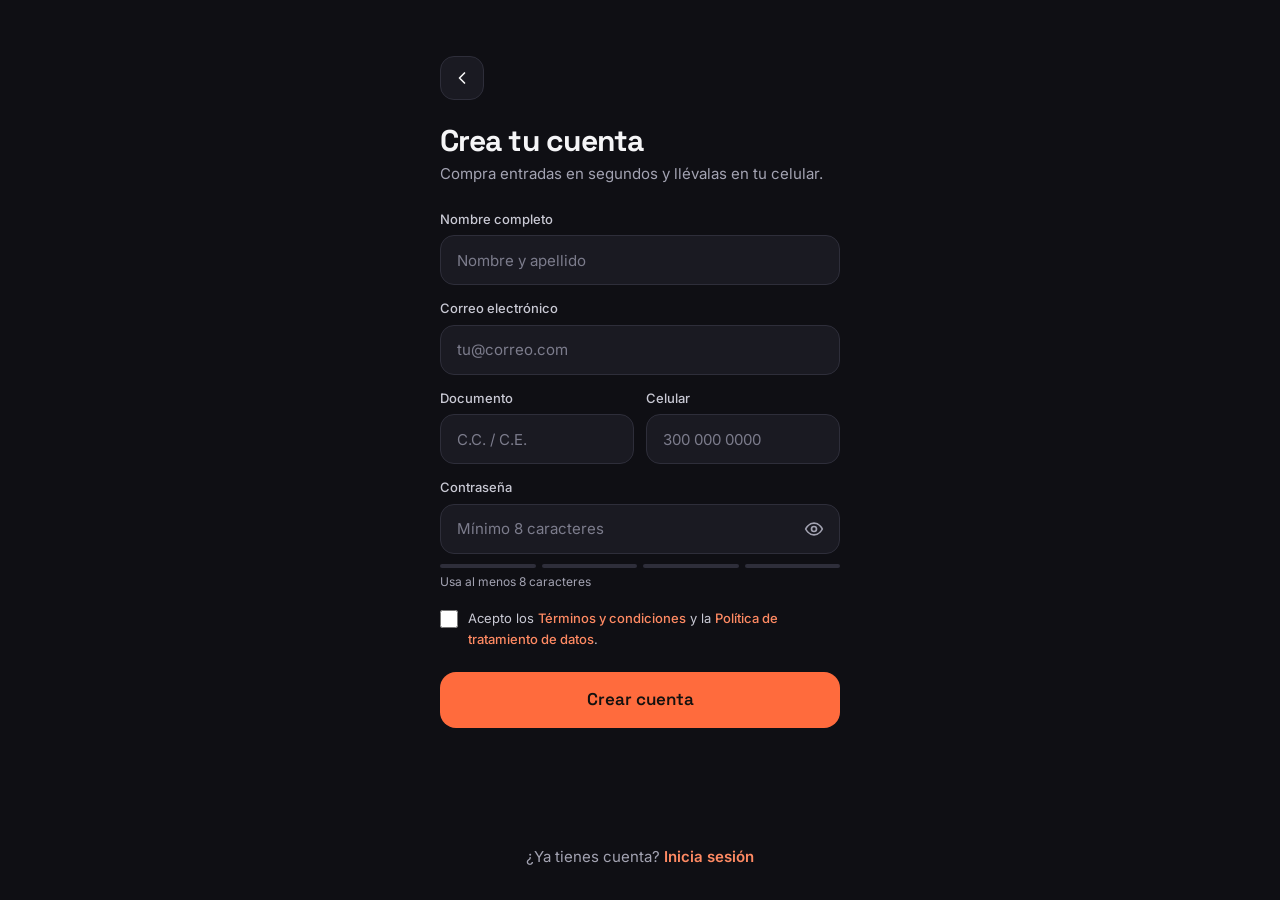
<file: registro.html>
<!doctype html>
<html lang="es">
<head>
<meta charset="utf-8">
<meta name="viewport" content="width=device-width, initial-scale=1">
<title>Crear cuenta · Taquilla</title>
<link href="css/styles.css" rel="stylesheet">
</head>
<body data-page="registro" class="bg-ink font-sans text-fg antialiased">
<main class="mx-auto flex min-h-screen w-full max-w-md flex-col px-6 pb-8 pt-14">
  <a href="login.html" data-conservar-volver aria-label="Volver a iniciar sesión" class="flex h-11 w-11 items-center justify-center rounded-[14px] border border-line bg-surface text-fg transition hover:border-line2 hover:bg-surface2 focus-visible:outline-none focus-visible:ring-2 focus-visible:ring-brand">
    <svg aria-hidden="true" width="20" height="20" viewBox="0 0 24 24" fill="none" stroke="currentColor" stroke-width="2" stroke-linecap="round" stroke-linejoin="round"><path d="M15 18l-6-6 6-6"></path></svg>
  </a>

  <div class="mt-6 flex flex-col gap-1.5">
    <h1 class="font-display text-[30px] font-bold leading-[1.1] tracking-tight">Crea tu cuenta</h1>
    <p class="text-[15px] text-muted">Compra entradas en segundos y llévalas en tu celular.</p>
  </div>

  <form id="form-registro" novalidate class="mt-6 flex flex-col gap-3.5">
    <div class="flex flex-col gap-1.5">
      <label for="nombre" class="text-[13px] font-medium text-soft">Nombre completo</label>
      <input id="nombre" type="text" autocomplete="name" placeholder="Nombre y apellido" aria-describedby="nombre-error"
        class="h-[50px] w-full rounded-[14px] border border-line bg-surface px-4 text-[15px] text-fg outline-none transition placeholder:text-placeholder focus:border-brand focus:ring-2 focus:ring-brand/25 aria-[invalid=true]:border-danger aria-[invalid=true]:ring-danger/20">
      <p id="nombre-error" class="hidden text-xs text-danger"></p>
    </div>

    <div class="flex flex-col gap-1.5">
      <label for="correo" class="text-[13px] font-medium text-soft">Correo electrónico</label>
      <input id="correo" type="email" autocomplete="email" placeholder="tu@correo.com" aria-describedby="correo-error"
        class="h-[50px] w-full rounded-[14px] border border-line bg-surface px-4 text-[15px] text-fg outline-none transition placeholder:text-placeholder focus:border-brand focus:ring-2 focus:ring-brand/25 aria-[invalid=true]:border-danger aria-[invalid=true]:ring-danger/20">
      <p id="correo-error" class="hidden text-xs text-danger"></p>
    </div>

    <div class="grid grid-cols-2 gap-3">
      <div class="flex flex-col gap-1.5">
        <label for="doc" class="text-[13px] font-medium text-soft">Documento</label>
        <input id="doc" type="text" inputmode="numeric" placeholder="C.C. / C.E." aria-describedby="doc-error"
          class="h-[50px] w-full rounded-[14px] border border-line bg-surface px-4 text-[15px] text-fg outline-none transition placeholder:text-placeholder focus:border-brand focus:ring-2 focus:ring-brand/25 aria-[invalid=true]:border-danger aria-[invalid=true]:ring-danger/20">
        <p id="doc-error" class="hidden text-xs text-danger"></p>
      </div>
      <div class="flex flex-col gap-1.5">
        <label for="tel" class="text-[13px] font-medium text-soft">Celular</label>
        <input id="tel" type="tel" autocomplete="tel" placeholder="300 000 0000" aria-describedby="tel-error"
          class="h-[50px] w-full rounded-[14px] border border-line bg-surface px-4 text-[15px] text-fg outline-none transition placeholder:text-placeholder focus:border-brand focus:ring-2 focus:ring-brand/25 aria-[invalid=true]:border-danger aria-[invalid=true]:ring-danger/20">
        <p id="tel-error" class="hidden text-xs text-danger"></p>
      </div>
    </div>

    <div class="flex flex-col gap-1.5">
      <label for="pass" class="text-[13px] font-medium text-soft">Contraseña</label>
      <div class="relative">
        <input id="pass" type="password" autocomplete="new-password" placeholder="Mínimo 8 caracteres" aria-describedby="pass-error fuerza-texto"
          class="h-[50px] w-full rounded-[14px] border border-line bg-surface pl-4 pr-[52px] text-[15px] text-fg outline-none transition placeholder:text-placeholder focus:border-brand focus:ring-2 focus:ring-brand/25 aria-[invalid=true]:border-danger aria-[invalid=true]:ring-danger/20">
        <button type="button" data-toggle-password="pass" aria-label="Mostrar contraseña" aria-pressed="false"
          class="absolute right-1 top-[3px] flex h-11 w-11 items-center justify-center rounded-xl text-muted transition hover:text-fg focus-visible:outline-none focus-visible:ring-2 focus-visible:ring-brand">
          <svg data-icono="ojo" aria-hidden="true" width="20" height="20" viewBox="0 0 24 24" fill="none" stroke="currentColor" stroke-width="2" stroke-linecap="round" stroke-linejoin="round"><path d="M2 12s3.5-7 10-7 10 7 10 7-3.5 7-10 7S2 12 2 12z"></path><circle cx="12" cy="12" r="3"></circle></svg>
          <svg data-icono="ojo-off" class="hidden" aria-hidden="true" width="20" height="20" viewBox="0 0 24 24" fill="none" stroke="currentColor" stroke-width="2" stroke-linecap="round" stroke-linejoin="round"><path d="M3 3l18 18"></path><path d="M10.6 5.1A10.9 10.9 0 0 1 12 5c6.5 0 10 7 10 7a17.6 17.6 0 0 1-3.2 4.1M6.6 6.6C3.9 8.3 2 12 2 12s3.5 7 10 7a9.7 9.7 0 0 0 5.4-1.6"></path><path d="M9.9 9.9a3 3 0 0 0 4.2 4.2"></path></svg>
        </button>
      </div>
      <div class="mt-1 grid grid-cols-4 gap-1.5" aria-hidden="true">
        <div data-barra class="h-1 rounded-sm bg-line"></div>
        <div data-barra class="h-1 rounded-sm bg-line"></div>
        <div data-barra class="h-1 rounded-sm bg-line"></div>
        <div data-barra class="h-1 rounded-sm bg-line"></div>
      </div>
      <span id="fuerza-texto" class="text-xs text-muted">Usa al menos 8 caracteres</span>
      <p id="pass-error" class="hidden text-xs text-danger"></p>
    </div>

    <div class="mt-1 flex flex-col gap-1.5">
      <label class="flex cursor-pointer items-start gap-2.5 text-[13px] leading-relaxed text-soft">
        <input id="terminos" type="checkbox" aria-describedby="terminos-error" class="mt-0.5 h-[18px] w-[18px] flex-none accent-brand">
        <span>Acepto los <a href="#" data-aviso="Términos y condiciones: compra sujeta a disponibilidad y políticas de cada evento." class="font-medium text-brand-light hover:text-brand-lighter">Términos y condiciones</a> y la <a href="#" data-aviso="Tus datos se usan solo para gestionar tus compras y enviarte tus entradas." class="font-medium text-brand-light hover:text-brand-lighter">Política de tratamiento de datos</a>.</span>
      </label>
      <p id="terminos-error" class="hidden text-xs text-danger"></p>
    </div>

    <button type="submit" class="mt-2 flex h-14 w-full items-center justify-center rounded-2xl bg-brand font-display text-[17px] font-semibold text-brand-ink transition hover:bg-brand-light active:scale-[.99] focus-visible:outline-none focus-visible:ring-2 focus-visible:ring-brand focus-visible:ring-offset-2 focus-visible:ring-offset-ink">Crear cuenta</button>
  </form>

  <p class="mt-auto pt-8 text-center text-[15px] text-muted">¿Ya tienes cuenta? <a href="login.html" data-conservar-volver class="font-semibold text-brand-light transition hover:text-brand-lighter">Inicia sesión</a></p>
</main>
<script src="js/app.js"></script>
</body>
</html>
</file>
<file: css/styles.css>
*,:after,:before{--tw-border-spacing-x:0;--tw-border-spacing-y:0;--tw-translate-x:0;--tw-translate-y:0;--tw-rotate:0;--tw-skew-x:0;--tw-skew-y:0;--tw-scale-x:1;--tw-scale-y:1;--tw-pan-x: ;--tw-pan-y: ;--tw-pinch-zoom: ;--tw-scroll-snap-strictness:proximity;--tw-gradient-from-position: ;--tw-gradient-via-position: ;--tw-gradient-to-position: ;--tw-ordinal: ;--tw-slashed-zero: ;--tw-numeric-figure: ;--tw-numeric-spacing: ;--tw-numeric-fraction: ;--tw-ring-inset: ;--tw-ring-offset-width:0px;--tw-ring-offset-color:#fff;--tw-ring-color:rgba(59,130,246,.5);--tw-ring-offset-shadow:0 0 #0000;--tw-ring-shadow:0 0 #0000;--tw-shadow:0 0 #0000;--tw-shadow-colored:0 0 #0000;--tw-blur: ;--tw-brightness: ;--tw-contrast: ;--tw-grayscale: ;--tw-hue-rotate: ;--tw-invert: ;--tw-saturate: ;--tw-sepia: ;--tw-drop-shadow: ;--tw-backdrop-blur: ;--tw-backdrop-brightness: ;--tw-backdrop-contrast: ;--tw-backdrop-grayscale: ;--tw-backdrop-hue-rotate: ;--tw-backdrop-invert: ;--tw-backdrop-opacity: ;--tw-backdrop-saturate: ;--tw-backdrop-sepia: ;--tw-contain-size: ;--tw-contain-layout: ;--tw-contain-paint: ;--tw-contain-style: }::backdrop{--tw-border-spacing-x:0;--tw-border-spacing-y:0;--tw-translate-x:0;--tw-translate-y:0;--tw-rotate:0;--tw-skew-x:0;--tw-skew-y:0;--tw-scale-x:1;--tw-scale-y:1;--tw-pan-x: ;--tw-pan-y: ;--tw-pinch-zoom: ;--tw-scroll-snap-strictness:proximity;--tw-gradient-from-position: ;--tw-gradient-via-position: ;--tw-gradient-to-position: ;--tw-ordinal: ;--tw-slashed-zero: ;--tw-numeric-figure: ;--tw-numeric-spacing: ;--tw-numeric-fraction: ;--tw-ring-inset: ;--tw-ring-offset-width:0px;--tw-ring-offset-color:#fff;--tw-ring-color:rgba(59,130,246,.5);--tw-ring-offset-shadow:0 0 #0000;--tw-ring-shadow:0 0 #0000;--tw-shadow:0 0 #0000;--tw-shadow-colored:0 0 #0000;--tw-blur: ;--tw-brightness: ;--tw-contrast: ;--tw-grayscale: ;--tw-hue-rotate: ;--tw-invert: ;--tw-saturate: ;--tw-sepia: ;--tw-drop-shadow: ;--tw-backdrop-blur: ;--tw-backdrop-brightness: ;--tw-backdrop-contrast: ;--tw-backdrop-grayscale: ;--tw-backdrop-hue-rotate: ;--tw-backdrop-invert: ;--tw-backdrop-opacity: ;--tw-backdrop-saturate: ;--tw-backdrop-sepia: ;--tw-contain-size: ;--tw-contain-layout: ;--tw-contain-paint: ;--tw-contain-style: }/*! tailwindcss v3.4.16 | MIT License | https://tailwindcss.com*/*,:after,:before{box-sizing:border-box;border:0 solid #e5e7eb}:after,:before{--tw-content:""}:host,html{line-height:1.5;-webkit-text-size-adjust:100%;-moz-tab-size:4;-o-tab-size:4;tab-size:4;font-family:Inter,system-ui,sans-serif;font-feature-settings:normal;font-variation-settings:normal;-webkit-tap-highlight-color:transparent}body{margin:0;line-height:inherit}hr{height:0;color:inherit;border-top-width:1px}abbr:where([title]){-webkit-text-decoration:underline dotted;text-decoration:underline dotted}h1,h2,h3,h4,h5,h6{font-size:inherit;font-weight:inherit}a{color:inherit;text-decoration:inherit}b,strong{font-weight:bolder}code,kbd,pre,samp{font-family:ui-monospace,SFMono-Regular,Menlo,Monaco,Consolas,Liberation Mono,Courier New,monospace;font-feature-settings:normal;font-variation-settings:normal;font-size:1em}small{font-size:80%}sub,sup{font-size:75%;line-height:0;position:relative;vertical-align:baseline}sub{bottom:-.25em}sup{top:-.5em}table{text-indent:0;border-color:inherit;border-collapse:collapse}button,input,optgroup,select,textarea{font-family:inherit;font-feature-settings:inherit;font-variation-settings:inherit;font-size:100%;font-weight:inherit;line-height:inherit;letter-spacing:inherit;color:inherit;margin:0;padding:0}button,select{text-transform:none}button,input:where([type=button]),input:where([type=reset]),input:where([type=submit]){-webkit-appearance:button;background-color:transparent;background-image:none}:-moz-focusring{outline:auto}:-moz-ui-invalid{box-shadow:none}progress{vertical-align:baseline}::-webkit-inner-spin-button,::-webkit-outer-spin-button{height:auto}[type=search]{-webkit-appearance:textfield;outline-offset:-2px}::-webkit-search-decoration{-webkit-appearance:none}::-webkit-file-upload-button{-webkit-appearance:button;font:inherit}summary{display:list-item}blockquote,dd,dl,figure,h1,h2,h3,h4,h5,h6,hr,p,pre{margin:0}fieldset{margin:0}fieldset,legend{padding:0}menu,ol,ul{list-style:none;margin:0;padding:0}dialog{padding:0}textarea{resize:vertical}input::-moz-placeholder,textarea::-moz-placeholder{opacity:1;color:#9ca3af}input::placeholder,textarea::placeholder{opacity:1;color:#9ca3af}[role=button],button{cursor:pointer}:disabled{cursor:default}audio,canvas,embed,iframe,img,object,svg,video{display:block;vertical-align:middle}img,video{max-width:100%;height:auto}[hidden]:where(:not([hidden=until-found])){display:none}.sr-only{position:absolute;width:1px;height:1px;padding:0;margin:-1px;overflow:hidden;clip:rect(0,0,0,0);white-space:nowrap;border-width:0}.pointer-events-none{pointer-events:none}.pointer-events-auto{pointer-events:auto}.fixed{position:fixed}.absolute{position:absolute}.relative{position:relative}.inset-x-0{left:0;right:0}.-right-1{right:-.25rem}.-right-10{right:-2.5rem}.-right-2\.5{right:-.625rem}.-right-\[18px\]{right:-18px}.-top-1{top:-.25rem}.-top-1\.5{top:-.375rem}.-top-10{top:-2.5rem}.-top-\[18px\]{top:-18px}.bottom-0{bottom:0}.bottom-24{bottom:6rem}.bottom-3{bottom:.75rem}.left-3{left:.75rem}.left-4{left:1rem}.right-1{right:.25rem}.right-\[60px\]{right:60px}.top-1{top:.25rem}.top-4{top:1rem}.top-\[15px\]{top:15px}.top-\[30px\]{top:30px}.top-\[3px\]{top:3px}.z-40{z-index:40}.z-50{z-index:50}.col-span-2{grid-column:span 2/span 2}.-mx-6{margin-left:-1.5rem;margin-right:-1.5rem}.mx-auto{margin-left:auto;margin-right:auto}.-mr-1\.5{margin-right:-.375rem}.-mt-1\.5{margin-top:-.375rem}.mt-0\.5{margin-top:.125rem}.mt-1{margin-top:.25rem}.mt-12{margin-top:3rem}.mt-2{margin-top:.5rem}.mt-2\.5{margin-top:.625rem}.mt-3{margin-top:.75rem}.mt-4{margin-top:1rem}.mt-5{margin-top:1.25rem}.mt-6{margin-top:1.5rem}.mt-7{margin-top:1.75rem}.mt-9{margin-top:2.25rem}.mt-\[18px\]{margin-top:18px}.mt-auto{margin-top:auto}.flex{display:flex}.inline-flex{display:inline-flex}.grid{display:grid}.hidden{display:none}.h-1{height:.25rem}.h-10{height:2.5rem}.h-11{height:2.75rem}.h-12{height:3rem}.h-14{height:3.5rem}.h-16{height:4rem}.h-4{height:1rem}.h-5{height:1.25rem}.h-8{height:2rem}.h-9{height:2.25rem}.h-\[18px\]{height:18px}.h-\[196px\]{height:196px}.h-\[200px\]{height:200px}.h-\[22px\]{height:22px}.h-\[26px\]{height:26px}.h-\[30px\]{height:30px}.h-\[50px\]{height:50px}.h-\[52px\]{height:52px}.h-\[58px\]{height:58px}.h-\[60px\]{height:60px}.h-\[72px\]{height:72px}.h-\[84px\]{height:84px}.h-\[92px\]{height:92px}.h-px{height:1px}.min-h-screen{min-height:100vh}.w-10{width:2.5rem}.w-11{width:2.75rem}.w-12{width:3rem}.w-14{width:3.5rem}.w-16{width:4rem}.w-8{width:2rem}.w-\[18px\]{width:18px}.w-\[200px\]{width:200px}.w-\[22px\]{width:22px}.w-\[26px\]{width:26px}.w-\[30px\]{width:30px}.w-\[60px\]{width:60px}.w-\[64px\]{width:64px}.w-\[76px\]{width:76px}.w-full{width:100%}.min-w-0{min-width:0}.min-w-4{min-width:1rem}.min-w-5{min-width:1.25rem}.max-w-md{max-width:28rem}.max-w-sm{max-width:24rem}.flex-1{flex:1 1 0%}.flex-none{flex:none}.translate-y-2{--tw-translate-y:0.5rem;transform:translate(var(--tw-translate-x),var(--tw-translate-y)) rotate(var(--tw-rotate)) skewX(var(--tw-skew-x)) skewY(var(--tw-skew-y)) scaleX(var(--tw-scale-x)) scaleY(var(--tw-scale-y))}.cursor-pointer{cursor:pointer}.grid-cols-2{grid-template-columns:repeat(2,minmax(0,1fr))}.grid-cols-3{grid-template-columns:repeat(3,minmax(0,1fr))}.grid-cols-4{grid-template-columns:repeat(4,minmax(0,1fr))}.flex-col{flex-direction:column}.items-start{align-items:flex-start}.items-center{align-items:center}.items-baseline{align-items:baseline}.justify-end{justify-content:flex-end}.justify-center{justify-content:center}.justify-between{justify-content:space-between}.gap-0\.5{gap:.125rem}.gap-1{gap:.25rem}.gap-1\.5{gap:.375rem}.gap-2{gap:.5rem}.gap-2\.5{gap:.625rem}.gap-3{gap:.75rem}.gap-3\.5{gap:.875rem}.gap-\[18px\]{gap:18px}.gap-\[3px\]{gap:3px}.self-start{align-self:flex-start}.overflow-hidden{overflow:hidden}.overflow-x-auto{overflow-x:auto}.truncate{overflow:hidden;text-overflow:ellipsis;white-space:nowrap}.rounded-2xl{border-radius:1rem}.rounded-\[14px\]{border-radius:14px}.rounded-\[18px\]{border-radius:18px}.rounded-\[22px\]{border-radius:22px}.rounded-\[9px\]{border-radius:9px}.rounded-full{border-radius:9999px}.rounded-lg{border-radius:.5rem}.rounded-sm{border-radius:.125rem}.rounded-xl{border-radius:.75rem}.border{border-width:1px}.border-2{border-width:2px}.border-\[12px\]{border-width:12px}.border-\[28px\]{border-width:28px}.border-t{border-top-width:1px}.border-dashed{border-style:dashed}.border-brand{--tw-border-opacity:1;border-color:rgb(255 107 61/var(--tw-border-opacity,1))}.border-danger\/40{border-color:hsla(0,91%,71%,.4)}.border-line{--tw-border-opacity:1;border-color:rgb(46 46 58/var(--tw-border-opacity,1))}.border-line2{--tw-border-opacity:1;border-color:rgb(58 58 72/var(--tw-border-opacity,1))}.border-success\/30{border-color:rgba(52,211,153,.3)}.border-success\/40{border-color:rgba(52,211,153,.4)}.border-surface2{--tw-border-opacity:1;border-color:rgb(36 36 46/var(--tw-border-opacity,1))}.border-warn-line{--tw-border-opacity:1;border-color:rgb(74 44 32/var(--tw-border-opacity,1))}.bg-brand{--tw-bg-opacity:1;background-color:rgb(255 107 61/var(--tw-bg-opacity,1))}.bg-danger{--tw-bg-opacity:1;background-color:rgb(248 113 113/var(--tw-bg-opacity,1))}.bg-danger-bg{--tw-bg-opacity:1;background-color:rgb(42 18 20/var(--tw-bg-opacity,1))}.bg-fg{background-color:rgb(245 245 247/var(--tw-bg-opacity,1))}.bg-fg,.bg-ink{--tw-bg-opacity:1}.bg-ink{background-color:rgb(15 15 20/var(--tw-bg-opacity,1))}.bg-ink\/40{background-color:rgba(15,15,20,.4)}.bg-line{--tw-bg-opacity:1;background-color:rgb(46 46 58/var(--tw-bg-opacity,1))}.bg-panel{--tw-bg-opacity:1;background-color:rgb(21 21 28/var(--tw-bg-opacity,1))}.bg-panel\/95{background-color:rgba(21,21,28,.95)}.bg-success{--tw-bg-opacity:1;background-color:rgb(52 211 153/var(--tw-bg-opacity,1))}.bg-success-bg{--tw-bg-opacity:1;background-color:rgb(15 42 32/var(--tw-bg-opacity,1))}.bg-surface{--tw-bg-opacity:1;background-color:rgb(26 26 34/var(--tw-bg-opacity,1))}.bg-surface2{--tw-bg-opacity:1;background-color:rgb(36 36 46/var(--tw-bg-opacity,1))}.bg-warn-bg{--tw-bg-opacity:1;background-color:rgb(42 28 23/var(--tw-bg-opacity,1))}.p-2\.5{padding:.625rem}.p-3{padding:.75rem}.p-4{padding:1rem}.p-5{padding:1.25rem}.p-\[18px\]{padding:18px}.p-\[3px\]{padding:3px}.px-1{padding-left:.25rem;padding-right:.25rem}.px-2\.5{padding-left:.625rem;padding-right:.625rem}.px-3{padding-left:.75rem;padding-right:.75rem}.px-3\.5{padding-left:.875rem;padding-right:.875rem}.px-4{padding-left:1rem;padding-right:1rem}.px-5{padding-left:1.25rem;padding-right:1.25rem}.px-6{padding-left:1.5rem;padding-right:1.5rem}.px-\[18px\]{padding-left:18px;padding-right:18px}.px-\[22px\]{padding-left:22px;padding-right:22px}.px-\[5px\]{padding-left:5px;padding-right:5px}.py-1{padding-top:.25rem;padding-bottom:.25rem}.py-10{padding-top:2.5rem;padding-bottom:2.5rem}.py-2\.5{padding-top:.625rem;padding-bottom:.625rem}.py-3{padding-top:.75rem;padding-bottom:.75rem}.py-3\.5{padding-top:.875rem;padding-bottom:.875rem}.py-8{padding-top:2rem;padding-bottom:2rem}.pb-32{padding-bottom:8rem}.pb-8{padding-bottom:2rem}.pb-9{padding-bottom:2.25rem}.pb-\[22px\]{padding-bottom:22px}.pl-4{padding-left:1rem}.pl-\[46px\]{padding-left:46px}.pr-4{padding-right:1rem}.pr-\[52px\]{padding-right:52px}.pt-10{padding-top:2.5rem}.pt-14{padding-top:3.5rem}.pt-16{padding-top:4rem}.pt-2{padding-top:.5rem}.pt-2\.5{padding-top:.625rem}.pt-6{padding-top:1.5rem}.pt-8{padding-top:2rem}.text-center{text-align:center}.font-display{font-family:Space Grotesk,Inter,sans-serif}.font-mono{font-family:ui-monospace,SFMono-Regular,Menlo,Monaco,Consolas,Liberation Mono,Courier New,monospace}.font-sans{font-family:Inter,system-ui,sans-serif}.text-2xl{font-size:1.5rem;line-height:2rem}.text-\[10px\]{font-size:10px}.text-\[11px\]{font-size:11px}.text-\[13px\]{font-size:13px}.text-\[15px\]{font-size:15px}.text-\[17px\]{font-size:17px}.text-\[19px\]{font-size:19px}.text-\[22px\]{font-size:22px}.text-\[30px\]{font-size:30px}.text-\[34px\]{font-size:34px}.text-lg{font-size:1.125rem;line-height:1.75rem}.text-sm{font-size:.875rem;line-height:1.25rem}.text-xl{font-size:1.25rem;line-height:1.75rem}.text-xs{font-size:.75rem;line-height:1rem}.font-bold{font-weight:700}.font-medium{font-weight:500}.font-semibold{font-weight:600}.uppercase{text-transform:uppercase}.leading-\[1\.1\]{line-height:1.1}.leading-none{line-height:1}.leading-relaxed{line-height:1.625}.leading-snug{line-height:1.375}.leading-tight{line-height:1.25}.tracking-tight{letter-spacing:-.025em}.tracking-wide{letter-spacing:.025em}.tracking-wider{letter-spacing:.05em}.text-brand{--tw-text-opacity:1;color:rgb(255 107 61/var(--tw-text-opacity,1))}.text-brand-ink{--tw-text-opacity:1;color:rgb(20 17 15/var(--tw-text-opacity,1))}.text-brand-light{--tw-text-opacity:1;color:rgb(255 138 99/var(--tw-text-opacity,1))}.text-danger{--tw-text-opacity:1;color:rgb(248 113 113/var(--tw-text-opacity,1))}.text-danger-fg{--tw-text-opacity:1;color:rgb(254 202 202/var(--tw-text-opacity,1))}.text-dim{--tw-text-opacity:1;color:rgb(142 142 158/var(--tw-text-opacity,1))}.text-fg{--tw-text-opacity:1;color:rgb(245 245 247/var(--tw-text-opacity,1))}.text-ink{--tw-text-opacity:1;color:rgb(15 15 20/var(--tw-text-opacity,1))}.text-muted{--tw-text-opacity:1;color:rgb(163 163 178/var(--tw-text-opacity,1))}.text-soft{--tw-text-opacity:1;color:rgb(201 201 212/var(--tw-text-opacity,1))}.text-success{--tw-text-opacity:1;color:rgb(52 211 153/var(--tw-text-opacity,1))}.text-success-fg{--tw-text-opacity:1;color:rgb(167 243 208/var(--tw-text-opacity,1))}.text-violet-pale{--tw-text-opacity:1;color:rgb(220 214 255/var(--tw-text-opacity,1))}.text-warn-fg{--tw-text-opacity:1;color:rgb(255 211 194/var(--tw-text-opacity,1))}.text-white{--tw-text-opacity:1;color:rgb(255 255 255/var(--tw-text-opacity,1))}.underline-offset-2{text-underline-offset:2px}.antialiased{-webkit-font-smoothing:antialiased;-moz-osx-font-smoothing:grayscale}.accent-brand{accent-color:#ff6b3d}.opacity-0{opacity:0}.opacity-80{opacity:.8}.shadow-lg{--tw-shadow:0 10px 15px -3px rgba(0,0,0,.1),0 4px 6px -4px rgba(0,0,0,.1);--tw-shadow-colored:0 10px 15px -3px var(--tw-shadow-color),0 4px 6px -4px var(--tw-shadow-color);box-shadow:var(--tw-ring-offset-shadow,0 0 #0000),var(--tw-ring-shadow,0 0 #0000),var(--tw-shadow)}.shadow-black\/40{--tw-shadow-color:rgba(0,0,0,.4);--tw-shadow:var(--tw-shadow-colored)}.outline-none{outline:2px solid transparent;outline-offset:2px}.filter{filter:var(--tw-blur) var(--tw-brightness) var(--tw-contrast) var(--tw-grayscale) var(--tw-hue-rotate) var(--tw-invert) var(--tw-saturate) var(--tw-sepia) var(--tw-drop-shadow)}.backdrop-blur{--tw-backdrop-blur:blur(8px);-webkit-backdrop-filter:var(--tw-backdrop-blur) var(--tw-backdrop-brightness) var(--tw-backdrop-contrast) var(--tw-backdrop-grayscale) var(--tw-backdrop-hue-rotate) var(--tw-backdrop-invert) var(--tw-backdrop-opacity) var(--tw-backdrop-saturate) var(--tw-backdrop-sepia);backdrop-filter:var(--tw-backdrop-blur) var(--tw-backdrop-brightness) var(--tw-backdrop-contrast) var(--tw-backdrop-grayscale) var(--tw-backdrop-hue-rotate) var(--tw-backdrop-invert) var(--tw-backdrop-opacity) var(--tw-backdrop-saturate) var(--tw-backdrop-sepia)}.transition{transition-property:color,background-color,border-color,text-decoration-color,fill,stroke,opacity,box-shadow,transform,filter,-webkit-backdrop-filter;transition-property:color,background-color,border-color,text-decoration-color,fill,stroke,opacity,box-shadow,transform,filter,backdrop-filter;transition-property:color,background-color,border-color,text-decoration-color,fill,stroke,opacity,box-shadow,transform,filter,backdrop-filter,-webkit-backdrop-filter;transition-timing-function:cubic-bezier(.4,0,.2,1);transition-duration:.15s}.transition-colors{transition-property:color,background-color,border-color,text-decoration-color,fill,stroke;transition-timing-function:cubic-bezier(.4,0,.2,1);transition-duration:.15s}.duration-300{transition-duration:.3s}.\[scrollbar-width\:none\]{scrollbar-width:none}@font-face{font-family:Inter;font-style:normal;font-weight:400 600;font-display:swap;src:url(../fonts/inter-latin-ext.woff2) format("woff2");unicode-range:u+0100-02ba,u+02bd-02c5,u+02c7-02cc,u+02ce-02d7,u+02dd-02ff,u+0304,u+0308,u+0329,u+1d00-1dbf,u+1e00-1e9f,u+1ef2-1eff,u+2020,u+20a0-20ab,u+20ad-20c4,u+2113,u+2c60-2c7f,u+a720-a7ff}@font-face{font-family:Inter;font-style:normal;font-weight:400 600;font-display:swap;src:url(../fonts/inter-latin.woff2) format("woff2");unicode-range:u+00??,u+0131,u+0152-0153,u+02bb-02bc,u+02c6,u+02da,u+02dc,u+0304,u+0308,u+0329,u+2000-206f,u+20ac,u+2122,u+2191,u+2193,u+2212,u+2215,u+feff,u+fffd}@font-face{font-family:Space Grotesk;font-style:normal;font-weight:500 700;font-display:swap;src:url(../fonts/space-grotesk-latin-ext.woff2) format("woff2");unicode-range:u+0100-02ba,u+02bd-02c5,u+02c7-02cc,u+02ce-02d7,u+02dd-02ff,u+0304,u+0308,u+0329,u+1d00-1dbf,u+1e00-1e9f,u+1ef2-1eff,u+2020,u+20a0-20ab,u+20ad-20c4,u+2113,u+2c60-2c7f,u+a720-a7ff}@font-face{font-family:Space Grotesk;font-style:normal;font-weight:500 700;font-display:swap;src:url(../fonts/space-grotesk-latin.woff2) format("woff2");unicode-range:u+00??,u+0131,u+0152-0153,u+02bb-02bc,u+02c6,u+02da,u+02dc,u+0304,u+0308,u+0329,u+2000-206f,u+20ac,u+2122,u+2191,u+2193,u+2212,u+2215,u+feff,u+fffd}.placeholder\:normal-case::-moz-placeholder{text-transform:none}.placeholder\:normal-case::placeholder{text-transform:none}.placeholder\:text-placeholder::-moz-placeholder{--tw-text-opacity:1;color:rgb(124 124 140/var(--tw-text-opacity,1))}.placeholder\:text-placeholder::placeholder{--tw-text-opacity:1;color:rgb(124 124 140/var(--tw-text-opacity,1))}.read-only\:border-solid:-moz-read-only{border-style:solid}.read-only\:border-solid:read-only{border-style:solid}.read-only\:border-success\/50:-moz-read-only{border-color:rgba(52,211,153,.5)}.read-only\:border-success\/50:read-only{border-color:rgba(52,211,153,.5)}.read-only\:text-success:-moz-read-only{--tw-text-opacity:1;color:rgb(52 211 153/var(--tw-text-opacity,1))}.read-only\:text-success:read-only{--tw-text-opacity:1;color:rgb(52 211 153/var(--tw-text-opacity,1))}.hover\:border-line2:hover{--tw-border-opacity:1;border-color:rgb(58 58 72/var(--tw-border-opacity,1))}.hover\:bg-brand-light:hover{--tw-bg-opacity:1;background-color:rgb(255 138 99/var(--tw-bg-opacity,1))}.hover\:bg-line2:hover{--tw-bg-opacity:1;background-color:rgb(58 58 72/var(--tw-bg-opacity,1))}.hover\:bg-surface2:hover{--tw-bg-opacity:1;background-color:rgb(36 36 46/var(--tw-bg-opacity,1))}.hover\:bg-white:hover{--tw-bg-opacity:1;background-color:rgb(255 255 255/var(--tw-bg-opacity,1))}.hover\:text-brand-lighter:hover{--tw-text-opacity:1;color:rgb(255 177 153/var(--tw-text-opacity,1))}.hover\:text-danger:hover{--tw-text-opacity:1;color:rgb(248 113 113/var(--tw-text-opacity,1))}.hover\:text-fg:hover{--tw-text-opacity:1;color:rgb(245 245 247/var(--tw-text-opacity,1))}.hover\:underline:hover{text-decoration-line:underline}.focus\:border-brand:focus{--tw-border-opacity:1;border-color:rgb(255 107 61/var(--tw-border-opacity,1))}.focus\:ring-2:focus{--tw-ring-offset-shadow:var(--tw-ring-inset) 0 0 0 var(--tw-ring-offset-width) var(--tw-ring-offset-color);--tw-ring-shadow:var(--tw-ring-inset) 0 0 0 calc(2px + var(--tw-ring-offset-width)) var(--tw-ring-color);box-shadow:var(--tw-ring-offset-shadow),var(--tw-ring-shadow),var(--tw-shadow,0 0 #0000)}.focus\:ring-brand\/25:focus{--tw-ring-color:rgba(255,107,61,.25)}.focus-visible\:outline-none:focus-visible{outline:2px solid transparent;outline-offset:2px}.focus-visible\:ring-2:focus-visible{--tw-ring-offset-shadow:var(--tw-ring-inset) 0 0 0 var(--tw-ring-offset-width) var(--tw-ring-offset-color);--tw-ring-shadow:var(--tw-ring-inset) 0 0 0 calc(2px + var(--tw-ring-offset-width)) var(--tw-ring-color);box-shadow:var(--tw-ring-offset-shadow),var(--tw-ring-shadow),var(--tw-shadow,0 0 #0000)}.focus-visible\:ring-brand:focus-visible{--tw-ring-opacity:1;--tw-ring-color:rgb(255 107 61/var(--tw-ring-opacity,1))}.focus-visible\:ring-white:focus-visible{--tw-ring-opacity:1;--tw-ring-color:rgb(255 255 255/var(--tw-ring-opacity,1))}.focus-visible\:ring-offset-2:focus-visible{--tw-ring-offset-width:2px}.focus-visible\:ring-offset-ink:focus-visible{--tw-ring-offset-color:#0f0f14}.focus-visible\:ring-offset-surface:focus-visible{--tw-ring-offset-color:#1a1a22}.focus-visible\:ring-offset-violet:focus-visible{--tw-ring-offset-color:#3a2a78}.active\:scale-95:active{--tw-scale-x:.95;--tw-scale-y:.95}.active\:scale-95:active,.active\:scale-\[\.99\]:active{transform:translate(var(--tw-translate-x),var(--tw-translate-y)) rotate(var(--tw-rotate)) skewX(var(--tw-skew-x)) skewY(var(--tw-skew-y)) scaleX(var(--tw-scale-x)) scaleY(var(--tw-scale-y))}.active\:scale-\[\.99\]:active{--tw-scale-x:.99;--tw-scale-y:.99}.disabled\:cursor-not-allowed:disabled{cursor:not-allowed}.disabled\:cursor-wait:disabled{cursor:wait}.disabled\:opacity-40:disabled{opacity:.4}.disabled\:opacity-70:disabled{opacity:.7}.aria-\[invalid\=true\]\:border-danger[aria-invalid=true]{--tw-border-opacity:1;border-color:rgb(248 113 113/var(--tw-border-opacity,1))}.aria-\[invalid\=true\]\:ring-danger\/20[aria-invalid=true]{--tw-ring-color:hsla(0,91%,71%,.2)}.\[\&\:\:-webkit-scrollbar\]\:hidden::-webkit-scrollbar{display:none}
</file>
